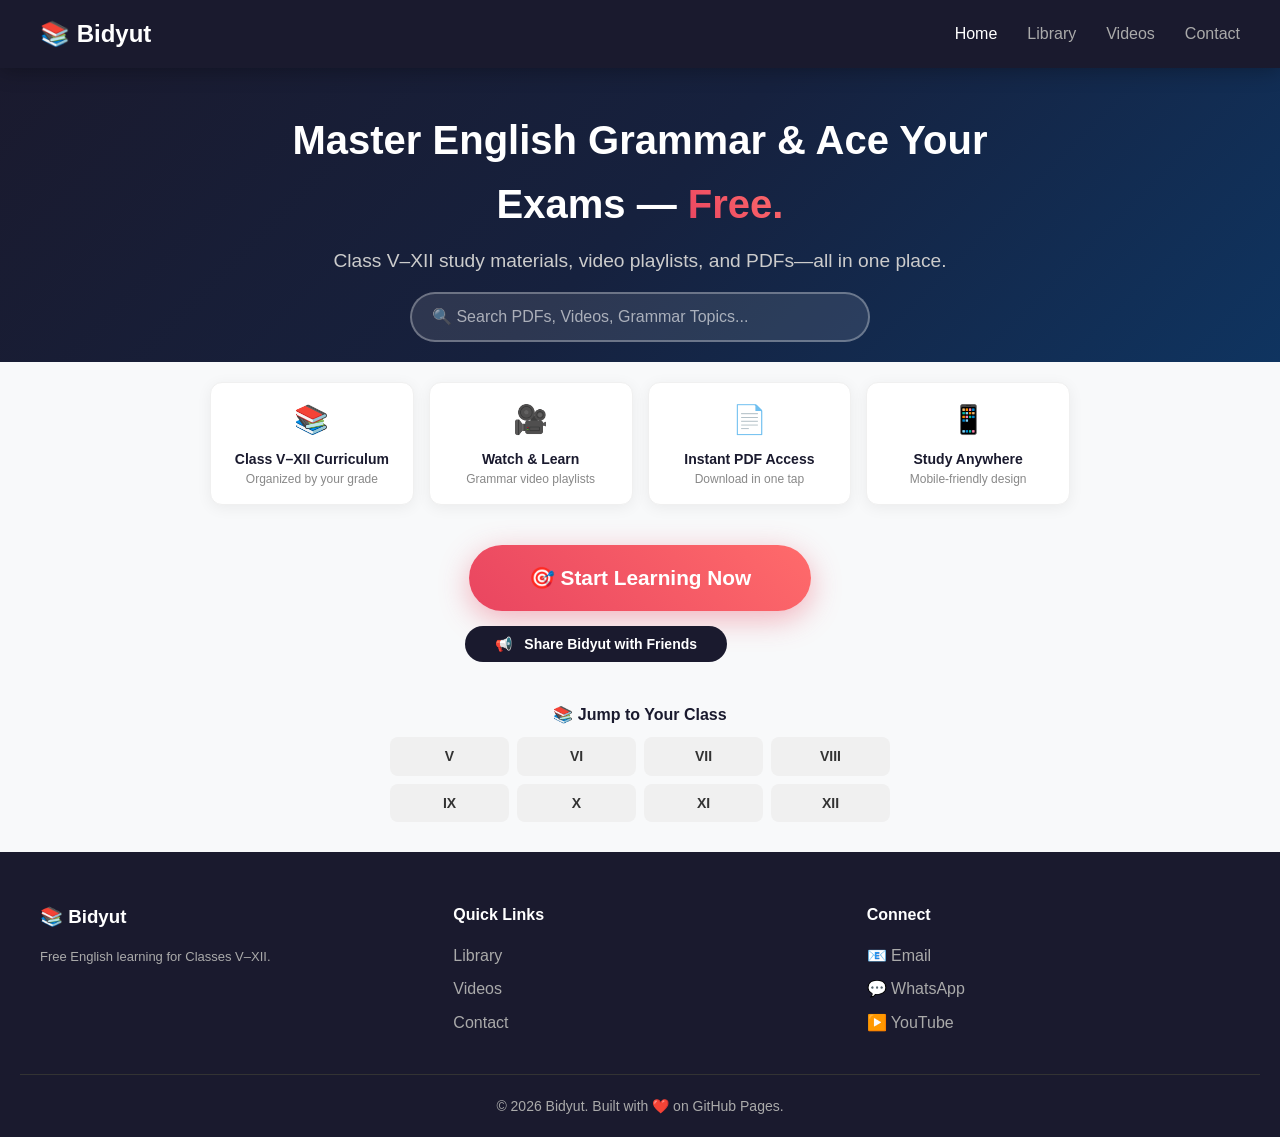
<file: index.html>
<!DOCTYPE html>
<html lang="en">
<head>
    <meta charset="UTF-8">
    <meta name="viewport" content="width=device-width, initial-scale=1.0">
    <title>Bidyut - Master English Grammar</title>
    
    <!-- ===== SEO META TAGS ===== -->
    <meta name="description" content="Free English learning platform for Classes V–XII. Master grammar, access PDFs, watch video tutorials, and ace your exams.">
    <meta name="keywords" content="English grammar, learn English, Class V-XII, PDF library, video tutorials, Bidyut">
    <meta name="author" content="pbwsantu-collab">
    <meta name="robots" content="index, follow">
    
    <!-- ===== OPEN GRAPH TAGS ===== -->
    <meta property="og:title" content="Bidyut - Master English Grammar">
    <meta property="og:description" content="Free English learning platform for Classes V–XII. Master grammar, access PDFs, watch video tutorials.">
    <meta property="og:type" content="website">
    <meta property="og:url" content="https://pbwsantu-collab.github.io/bidyut-/">
    <meta property="og:image" content="https://pbwsantu-collab.github.io/bidyut-/icons/icon-512x512.png">
    
    <!-- ===== TWITTER CARDS ===== -->
    <meta name="twitter:card" content="summary_large_image">
    <meta name="twitter:title" content="Bidyut - Master English Grammar">
    <meta name="twitter:description" content="Free English learning platform for Classes V–XII.">
    <meta name="twitter:image" content="https://pbwsantu-collab.github.io/bidyut-/icons/icon-512x512.png">
    
    <!-- ===== PWA META TAGS ===== -->
    <link rel="manifest" href="manifest.json">
    <meta name="theme-color" content="#e94560">
    <meta name="apple-mobile-web-app-capable" content="yes">
    <meta name="apple-mobile-web-app-status-bar-style" content="black-translucent">
    <link rel="apple-touch-icon" href="icons/icon-192x192.png">
    
    <!-- ===== CANONICAL URL ===== -->
    <link rel="canonical" href="https://pbwsantu-collab.github.io/bidyut-/">
    
    <!-- ===== STYLESHEETS ===== -->
    <link rel="stylesheet" href="style.css">
    <style>
        /* ===== COMPACT LAYOUT OVERRIDES ===== */
        .hero {
            padding: 40px 20px 20px;
            min-height: auto;
        }
        .hero-content {
            max-width: 700px;
        }
        .hero h1 {
            font-size: 2.5rem;
            margin-bottom: 10px;
        }
        
        /* ===== BENEFITS GRID ===== */
        .benefits-grid {
            display: grid;
            grid-template-columns: repeat(auto-fit, minmax(150px, 1fr));
            gap: 15px;
            max-width: 900px;
            margin: 20px auto;
            padding: 0 20px;
        }
        .benefit-item {
            background: #fff;
            padding: 15px 10px;
            border-radius: 12px;
            text-align: center;
            box-shadow: 0 3px 15px rgba(0,0,0,0.06);
            border: 1px solid #f0f0f0;
            transition: all 0.3s;
        }
        .benefit-item:hover {
            transform: translateY(-5px);
            box-shadow: 0 8px 25px rgba(0,0,0,0.1);
        }
        .benefit-item .icon { font-size: 28px; display: block; margin-bottom: 5px; }
        .benefit-item .label { font-size: 14px; font-weight: 600; color: #1a1a2e; }
        .benefit-item .desc { font-size: 12px; color: #888; margin: 0; }
        
        /* ===== CTA SECTION ===== */
        .cta-section {
            text-align: center;
            padding: 20px 20px 30px;
        }
        .btn-killer {
            display: inline-block;
            padding: 16px 60px;
            font-size: 1.3rem;
            font-weight: 700;
            color: #fff;
            background: linear-gradient(45deg, #e94560, #ff6b6b);
            border: none;
            border-radius: 50px;
            text-decoration: none;
            box-shadow: 0 8px 30px rgba(233, 69, 96, 0.4);
            transition: transform 0.2s, box-shadow 0.2s;
        }
        .btn-killer:hover {
            transform: scale(1.05);
            box-shadow: 0 12px 40px rgba(233, 69, 96, 0.6);
        }
        
        /* ===== BLINKING SHARE LINK ===== */
        .share-container {
            margin-top: 15px;
            text-align: center;
        }
        .share-link {
            display: inline-block;
            padding: 10px 30px;
            background: #1a1a2e;
            color: #fff;
            border-radius: 50px;
            text-decoration: none;
            font-size: 14px;
            font-weight: 600;
            cursor: pointer;
            border: none;
            transition: background 0.3s;
            animation: blinkPulse 2s infinite;
        }
        .share-link:hover {
            background: #0f3460;
        }
        .share-link .icon { margin-right: 8px; }
        .share-feedback {
            display: inline-block;
            margin-left: 10px;
            font-size: 14px;
            color: #25D366;
            font-weight: 600;
            opacity: 0;
            transition: opacity 0.3s;
        }
        .share-feedback.show { opacity: 1; }
        
        @keyframes blinkPulse {
            0% { opacity: 1; transform: scale(1); }
            50% { opacity: 0.7; transform: scale(1.02); box-shadow: 0 0 20px rgba(233, 69, 96, 0.3); }
            100% { opacity: 1; transform: scale(1); }
        }
        
        /* ===== SEARCH CONTAINER ===== */
        #globalSearchContainer {
            position: relative;
            max-width: 500px;
            margin: 15px auto 0;
            padding: 0 20px;
        }
        #globalSearchInput {
            width: 100%;
            padding: 14px 20px;
            border: 2px solid rgba(255,255,255,0.3);
            border-radius: 50px;
            font-size: 16px;
            transition: all 0.3s;
            background: rgba(255,255,255,0.1);
            color: #fff;
            box-sizing: border-box;
        }
        #globalSearchInput::placeholder {
            color: rgba(255,255,255,0.6);
        }
        #globalSearchInput:focus {
            border-color: #e94560;
            outline: none;
            background: rgba(255,255,255,0.2);
        }
        #searchResults {
            position: absolute;
            top: 70px;
            left: 20px;
            right: 20px;
            background: #fff;
            border-radius: 12px;
            box-shadow: 0 10px 40px rgba(0,0,0,0.15);
            max-height: 400px;
            overflow-y: auto;
            display: none;
            z-index: 9999;
        }
        #searchResults a {
            display: block;
            padding: 12px 20px;
            text-decoration: none;
            color: #333;
            border-bottom: 1px solid #f0f0f0;
            transition: background 0.2s;
        }
        #searchResults a:hover {
            background: #f8f9fa;
        }
        #searchResults .result-type {
            background: #e94560;
            color: #fff;
            padding: 2px 12px;
            border-radius: 50px;
            font-size: 11px;
            font-weight: bold;
        }
        .result-highlight {
            background: #ffeb3b;
            font-weight: bold;
        }
        
        /* ===== CLASS GRID ===== */
        .class-grid-compact {
            display: grid;
            grid-template-columns: repeat(4, 1fr);
            gap: 8px;
            max-width: 500px;
            margin: 0 auto;
        }
        .class-grid-compact a {
            background: #f0f0f0;
            padding: 8px;
            border-radius: 8px;
            text-align: center;
            text-decoration: none;
            color: #333;
            font-size: 14px;
            font-weight: bold;
            transition: all 0.3s;
        }
        .class-grid-compact a:hover {
            background: #e94560;
            color: #fff;
            transform: scale(1.05);
        }
        
        /* ===== RESPONSIVE ===== */
        @media (max-width: 480px) {
            .hero h1 { font-size: 26px; }
            .btn-killer { padding: 14px 40px; font-size: 1.1rem; }
            .benefits-grid { grid-template-columns: repeat(2, 1fr); gap: 10px; }
            .class-grid-compact { grid-template-columns: repeat(4, 1fr); }
            #globalSearchContainer { padding: 0 10px; }
            #searchResults { left: 10px; right: 10px; }
        }
        @media (max-width: 360px) {
            .class-grid-compact { grid-template-columns: repeat(3, 1fr); }
        }
    </style>
</head>
<body>

<!-- ===== NAVIGATION ===== -->
<nav class="navbar">
    <div class="nav-container">
        <a href="index.html" class="nav-logo">📚 Bidyut</a>
        <ul class="nav-menu">
            <li><a href="index.html" class="active">Home</a></li>
            <li><a href="library.html">Library</a></li>
            <li><a href="videos.html">Videos</a></li>
            <li><a href="contact.html">Contact</a></li>
        </ul>
        <button class="nav-toggle" onclick="toggleMenu()">☰</button>
    </div>
</nav>

<!-- ===== KILLER HERO ===== -->
<section class="hero">
    <div class="hero-content">
        <h1>Master English Grammar & Ace Your Exams — <span>Free.</span></h1>
        <p style="font-size: 1.2rem; color: #ccc; margin-bottom: 10px;">
            Class V–XII study materials, video playlists, and PDFs—all in one place.
        </p>
        
        <!-- ===== GLOBAL SEARCH ===== -->
        <div id="globalSearchContainer">
            <input type="text" id="globalSearchInput" placeholder="🔍 Search PDFs, Videos, Grammar Topics...">
            <div id="searchResults"></div>
        </div>
    </div>
</section>

<!-- ===== BULLET POINTS OF VALUE ===== -->
<div class="benefits-grid">
    <div class="benefit-item">
        <span class="icon">📚</span>
        <div class="label">Class V–XII Curriculum</div>
        <p class="desc">Organized by your grade</p>
    </div>
    <div class="benefit-item">
        <span class="icon">🎥</span>
        <div class="label">Watch & Learn</div>
        <p class="desc">Grammar video playlists</p>
    </div>
    <div class="benefit-item">
        <span class="icon">📄</span>
        <div class="label">Instant PDF Access</div>
        <p class="desc">Download in one tap</p>
    </div>
    <div class="benefit-item">
        <span class="icon">📱</span>
        <div class="label">Study Anywhere</div>
        <p class="desc">Mobile-friendly design</p>
    </div>
</div>

<!-- ===== ONE OBVIOUS BUTTON ===== -->
<div class="cta-section">
    <a href="library.html" class="btn-killer">🎯 Start Learning Now</a>
    
    <!-- ===== BLINKING SHARE LINK ===== -->
    <div class="share-container">
        <button class="share-link" onclick="copyShareLink()">
            <span class="icon">📢</span> Share Bidyut with Friends
        </button>
        <span class="share-feedback" id="shareFeedback">✅ Copied!</span>
    </div>
</div>

<!-- ===== COMPACT CLASS GRID ===== -->
<section style="max-width: 700px; margin: 0 auto; padding: 10px 20px 30px;">
    <p style="text-align:center; font-weight:600; color:#1a1a2e; margin-bottom:10px;">📚 Jump to Your Class</p>
    <div class="class-grid-compact">
        <a href="library.html?class=5">V</a>
        <a href="library.html?class=6">VI</a>
        <a href="library.html?class=7">VII</a>
        <a href="library.html?class=8">VIII</a>
        <a href="library.html?class=9">IX</a>
        <a href="library.html?class=10">X</a>
        <a href="library.html?class=11">XI</a>
        <a href="library.html?class=12">XII</a>
    </div>
</section>

<!-- ===== FOOTER ===== -->
<footer class="footer">
    <div class="footer-content">
        <div class="footer-section">
            <h3>📚 Bidyut</h3>
            <p style="font-size:13px;">Free English learning for Classes V–XII.</p>
        </div>
        <div class="footer-section">
            <h4>Quick Links</h4>
            <a href="library.html">Library</a>
            <a href="videos.html">Videos</a>
            <a href="contact.html">Contact</a>
        </div>
        <div class="footer-section">
            <h4>Connect</h4>
            <a href="mailto:pbswantu@gmail.com">📧 Email</a>
            <a href="https://wa.me/918926413296" target="_blank">💬 WhatsApp</a>
            <a href="https://www.youtube.com/@LearnEngwithBidyut" target="_blank">▶️ YouTube</a>
        </div>
    </div>
    <div class="footer-bottom">
        <p>&copy; 2026 Bidyut. Built with ❤️ on GitHub Pages.</p>
    </div>
</footer>

<!-- ===== BACK TO TOP BUTTON ===== -->
<button id="backToTop" onclick="scrollToTop()" title="Back to Top">↑</button>

<!-- ===== LOADING SPINNER ===== -->
<div id="loadingSpinner">
    <div class="spinner"></div>
</div>

<!-- ============================================= -->
<!-- ===== SCRIPTS ===== -->
<!-- ============================================= -->

<!-- ===== MAIN JAVASCRIPT ===== -->
<script>
// =============================================
// 1. MOBILE MENU TOGGLE
// =============================================
function toggleMenu() {
    const menu = document.querySelector('.nav-menu');
    menu.classList.toggle('open');
}

// Close menu when a link is clicked
document.querySelectorAll('.nav-menu a').forEach(link => {
    link.addEventListener('click', () => {
        document.querySelector('.nav-menu').classList.remove('open');
    });
});

// =============================================
// 2. SHARE LINK FUNCTION
// =============================================
function copyShareLink() {
    const url = window.location.href;
    navigator.clipboard.writeText(url).then(() => {
        const feedback = document.getElementById('shareFeedback');
        feedback.classList.add('show');
        setTimeout(() => {
            feedback.classList.remove('show');
        }, 3000);
    }).catch(() => {
        // Fallback for older browsers
        const input = document.createElement('input');
        input.value = url;
        document.body.appendChild(input);
        input.select();
        document.execCommand('copy');
        document.body.removeChild(input);
        const feedback = document.getElementById('shareFeedback');
        feedback.classList.add('show');
        setTimeout(() => {
            feedback.classList.remove('show');
        }, 3000);
    });
}

// =============================================
// 3. BACK TO TOP
// =============================================
function scrollToTop() {
    window.scrollTo({ top: 0, behavior: 'smooth' });
}

// Show/hide back to top button
window.addEventListener('scroll', () => {
    const btn = document.getElementById('backToTop');
    if (window.scrollY > 300) {
        btn.style.display = 'block';
    } else {
        btn.style.display = 'none';
    }
});

// =============================================
// 4. GLOBAL SEARCH SYSTEM
// =============================================
const searchData = {
    pdfs: [
        { title: 'Number System', class: 'V', subject: 'Mathematics', chapter: 'Chapter 1', type: 'PDF', link: 'library.html?search=Number' },
        { title: 'Plant Kingdom', class: 'V', subject: 'Science', chapter: 'Chapter 1', type: 'PDF', link: 'library.html?search=Plant' },
        { title: 'Fractions & Decimals', class: 'VI', subject: 'Mathematics', chapter: 'Chapter 2', type: 'PDF', link: 'library.html?search=Fraction' },
        { title: 'Parts of Speech', class: 'VI', subject: 'English', chapter: 'Chapter 1', type: 'PDF', link: 'library.html?search=Speech' },
        { title: 'Heat & Temperature', class: 'VII', subject: 'Science', chapter: 'Chapter 3', type: 'PDF', link: 'library.html?search=Heat' },
        { title: 'Ancient Civilizations', class: 'VII', subject: 'Social Studies', chapter: 'Chapter 1', type: 'PDF', link: 'library.html?search=Ancient' },
        { title: 'Algebraic Expressions', class: 'VIII', subject: 'Mathematics', chapter: 'Chapter 4', type: 'PDF', link: 'library.html?search=Algebra' },
        { title: 'Introduction to Computers', class: 'VIII', subject: 'Computer', chapter: 'Chapter 1', type: 'PDF', link: 'library.html?search=Computer' },
        { title: 'Laws of Motion', class: 'IX', subject: 'Science', chapter: 'Chapter 5', type: 'PDF', link: 'library.html?search=Motion' },
        { title: 'Coordinate Geometry', class: 'IX', subject: 'Mathematics', chapter: 'Chapter 6', type: 'PDF', link: 'library.html?search=Geometry' },
        { title: 'Electricity & Circuits', class: 'X', subject: 'Science', chapter: 'Chapter 7', type: 'PDF', link: 'library.html?search=Electricity' },
        { title: 'Essay Writing Skills', class: 'X', subject: 'English', chapter: 'Chapter 3', type: 'PDF', link: 'library.html?search=Essay' },
        { title: 'Limits & Derivatives', class: 'XI', subject: 'Mathematics', chapter: 'Chapter 8', type: 'PDF', link: 'library.html?search=Limits' },
        { title: 'Chemical Bonding', class: 'XI', subject: 'Science', chapter: 'Chapter 9', type: 'PDF', link: 'library.html?search=Chemical' },
        { title: 'Integral Calculus', class: 'XII', subject: 'Mathematics', chapter: 'Chapter 10', type: 'PDF', link: 'library.html?search=Calculus' },
        { title: 'Wave Optics', class: 'XII', subject: 'Science', chapter: 'Chapter 11', type: 'PDF', link: 'library.html?search=Wave' }
    ],
    videos: [
        { title: 'Master Prepositions', class: 'V–XII', subject: 'Grammar', type: 'Video', link: 'videos.html#prepositions' },
        { title: 'Transformation of Sentences', class: 'V–XII', subject: 'Grammar', type: 'Video', link: 'videos.html#transformation' }
    ],
    grammar: [
        { title: 'Prepositions', class: 'V–XII', subject: 'Grammar', type: 'Topic', link: 'videos.html#prepositions' },
        { title: 'Transformation of Sentences', class: 'V–XII', subject: 'Grammar', type: 'Topic', link: 'videos.html#transformation' }
    ]
};

// ===== PERFORM SEARCH =====
function performSearch(query) {
    if (!query || query.length < 2) return [];
    
    const q = query.toLowerCase().trim();
    const results = [];
    
    // Search PDFs
    searchData.pdfs.forEach(item => {
        const text = `${item.title} ${item.class} ${item.subject} ${item.chapter}`.toLowerCase();
        if (text.includes(q)) {
            results.push({ ...item, score: text.indexOf(q) });
        }
    });
    
    // Search Videos
    searchData.videos.forEach(item => {
        const text = `${item.title} ${item.class} ${item.subject}`.toLowerCase();
        if (text.includes(q)) {
            results.push({ ...item, score: text.indexOf(q) });
        }
    });
    
    // Search Grammar Topics
    searchData.grammar.forEach(item => {
        const text = `${item.title} ${item.class} ${item.subject}`.toLowerCase();
        if (text.includes(q)) {
            results.push({ ...item, score: text.indexOf(q) });
        }
    });
    
    // Sort by score (closer match = higher priority)
    results.sort((a, b) => a.score - b.score);
    return results;
}

// ===== RENDER SEARCH RESULTS =====
function renderResults(results, query) {
    const container = document.getElementById('searchResults');
    
    if (results.length === 0) {
        container.innerHTML = `
            <div style="padding:20px; text-align:center; color:#888;">
                📭 No results found for "<strong>${query}</strong>"
            </div>
        `;
        container.style.display = 'block';
        return;
    }
    
    let html = '';
    const typeColors = {
        'PDF': '#e94560',
        'Video': '#ff6b6b',
        'Topic': '#0f3460'
    };
    
    results.forEach(r => {
        const typeColor = typeColors[r.type] || '#666';
        const highlight = r.title.replace(new RegExp(query, 'gi'), match => 
            `<span class="result-highlight">${match}</span>`
        );
        html += `
            <a href="${r.link}">
                <div style="display:flex; justify-content:space-between; align-items:center;">
                    <div>
                        <span style="font-weight:bold;">${highlight}</span>
                        <div style="font-size:12px; color:#888; margin-top:2px;">
                            ${r.subject} • Class ${r.class} ${r.chapter ? '• '+r.chapter : ''}
                        </div>
                    </div>
                    <span class="result-type" style="background:${typeColor};">${r.type}</span>
                </div>
            </a>
        `;
    });
    
    container.innerHTML = html;
    container.style.display = 'block';
}

// ===== SEARCH INPUT HANDLER =====
document.addEventListener('DOMContentLoaded', function() {
    const input = document.getElementById('globalSearchInput');
    const resultsContainer = document.getElementById('searchResults');
    
    if (input) {
        input.addEventListener('input', function() {
            const query = this.value.trim();
            if (query.length < 2) {
                resultsContainer.style.display = 'none';
                return;
            }
            const results = performSearch(query);
            renderResults(results, query);
        });
        
        // Keyboard navigation
        input.addEventListener('keydown', function(e) {
            if (e.key === 'Escape') {
                resultsContainer.style.display = 'none';
                this.blur();
            }
        });
        
        // Close on click outside
        document.addEventListener('click', function(e) {
            if (!e.target.closest('#globalSearchContainer')) {
                resultsContainer.style.display = 'none';
            }
        });
    }
});

// =============================================
// 5. SCROLL ANIMATIONS
// =============================================
const observer = new IntersectionObserver((entries) => {
    entries.forEach(entry => {
        if (entry.isIntersecting) {
            entry.target.classList.add('fade-in');
        }
    });
}, { threshold: 0.1 });

document.querySelectorAll('.benefit-item, .class-grid-compact a').forEach(el => {
    observer.observe(el);
});

// =============================================
// 6. LOADING SPINNER
// =============================================
function showLoading() {
    document.getElementById('loadingSpinner').style.display = 'flex';
}

function hideLoading() {
    document.getElementById('loadingSpinner').style.display = 'none';
}

// Show spinner on navigation
document.querySelectorAll('a').forEach(link => {
    link.addEventListener('click', function(e) {
        if (this.href && !this.href.startsWith('#') && !this.href.startsWith('javascript:')) {
            if (!this.target || this.target === '_self') {
                showLoading();
            }
        }
    });
});

// Hide spinner when page loads
window.addEventListener('load', hideLoading);

// =============================================
// 7. SERVICE WORKER REGISTRATION
// =============================================
if ('serviceWorker' in navigator) {
    window.addEventListener('load', function() {
        navigator.serviceWorker.register('sw.js')
            .then(function(registration) {
                console.log('📚 Bidyut: Service Worker registered!');
            })
            .catch(function(error) {
                console.log('📚 Bidyut: Service Worker registration failed:', error);
            });
    });
}

console.log('📚 Bidyut: Website loaded successfully!');
</script>

</body>
</html>
</file>
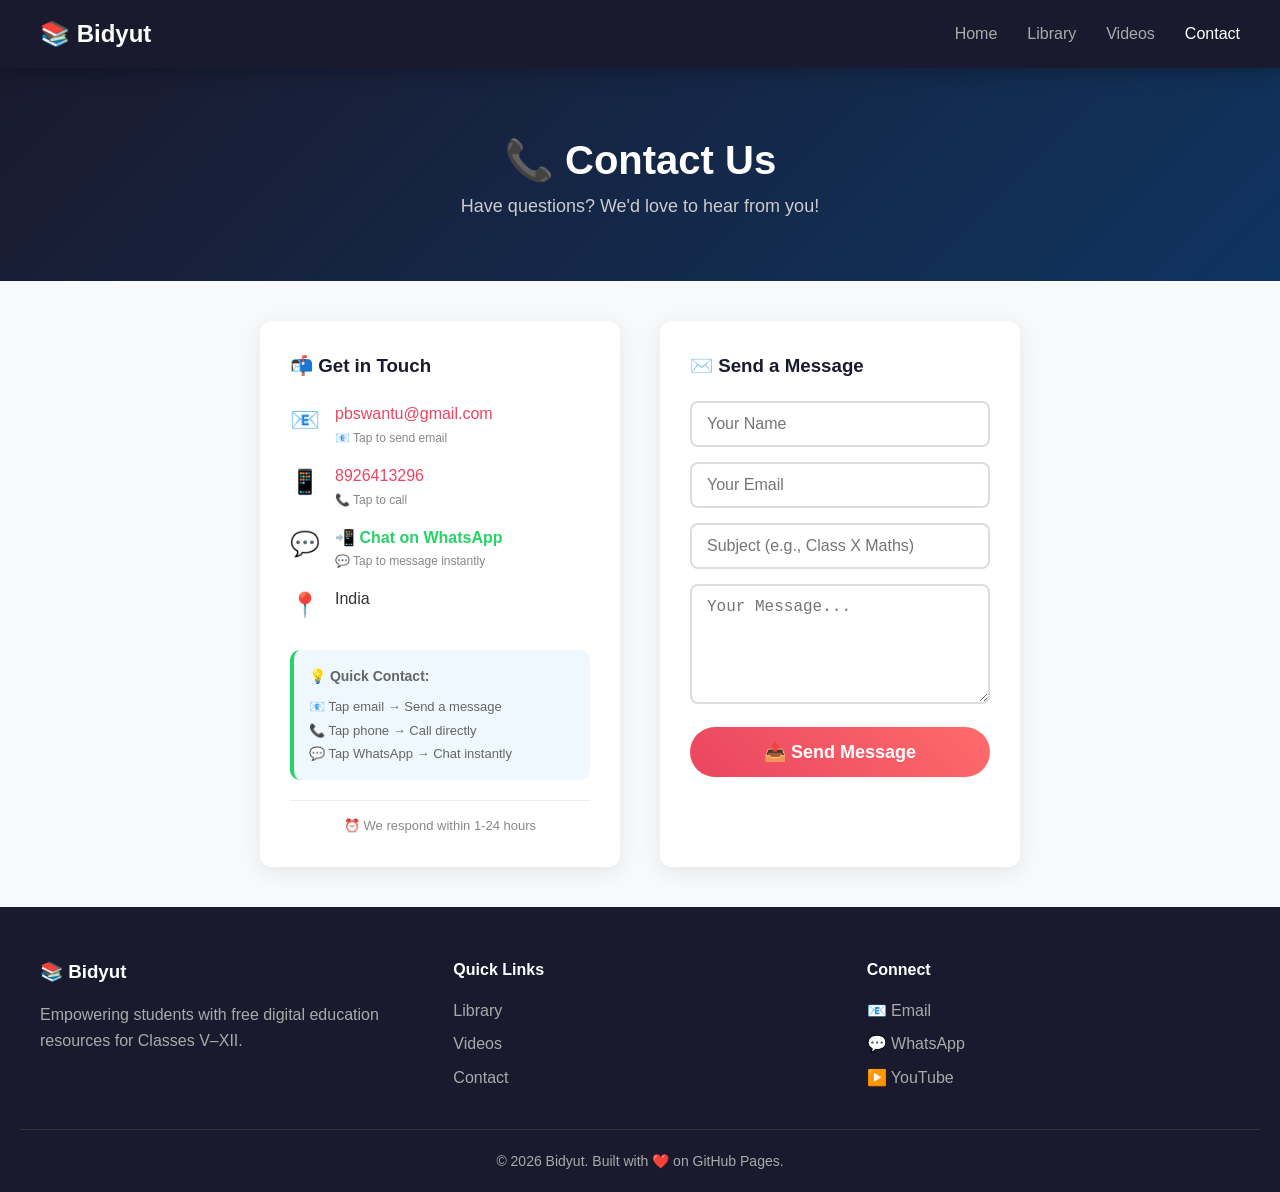
<file: contact.html>
<!DOCTYPE html>
<html lang="en">
<head>
    <meta charset="UTF-8">
    <meta name="viewport" content="width=device-width, initial-scale=1.0">
    <title>Contact - Bidyut</title>
    <link rel="stylesheet" href="style.css">
    <style>
        .contact-hero {
            background: linear-gradient(135deg, #1a1a2e, #0f3460);
            color: #fff;
            padding: 60px 20px;
            text-align: center;
        }
        .contact-hero h1 { font-size: 40px; }
        .contact-hero p { color: #ccc; font-size: 18px; }

        .contact-container {
            max-width: 800px;
            margin: 40px auto;
            padding: 0 20px;
            display: grid;
            grid-template-columns: 1fr 1fr;
            gap: 40px;
        }

        .contact-info {
            background: #fff;
            padding: 30px;
            border-radius: 12px;
            box-shadow: 0 5px 20px rgba(0,0,0,0.08);
        }

        .contact-info h3 {
            color: #1a1a2e;
            margin-bottom: 20px;
        }

        .contact-info .info-item {
            display: flex;
            align-items: flex-start;
            gap: 15px;
            margin-bottom: 15px;
        }

        .contact-info .info-item .icon {
            font-size: 24px;
            min-width: 30px;
        }
        .contact-info .info-item .text { 
            color: #333;
            flex: 1;
        }

        .contact-form {
            background: #fff;
            padding: 30px;
            border-radius: 12px;
            box-shadow: 0 5px 20px rgba(0,0,0,0.08);
        }

        .contact-form h3 {
            color: #1a1a2e;
            margin-bottom: 20px;
        }

        .contact-form input,
        .contact-form textarea {
            width: 100%;
            padding: 12px 15px;
            margin-bottom: 15px;
            border: 2px solid #ddd;
            border-radius: 8px;
            font-size: 16px;
            transition: border-color 0.3s;
            box-sizing: border-box;
        }

        .contact-form input:focus,
        .contact-form textarea:focus {
            border-color: #e94560;
            outline: none;
        }

        .contact-form textarea {
            height: 120px;
            resize: vertical;
        }

        .contact-form button {
            width: 100%;
            padding: 14px;
            background: linear-gradient(45deg, #e94560, #ff6b6b);
            color: #fff;
            border: none;
            border-radius: 50px;
            font-size: 18px;
            font-weight: bold;
            cursor: pointer;
            transition: all 0.3s;
        }

        .contact-form button:hover {
            transform: scale(1.02);
            box-shadow: 0 5px 20px rgba(233, 69, 96, 0.3);
        }

        @media (max-width: 768px) {
            .contact-container {
                grid-template-columns: 1fr;
                gap: 20px;
            }
            .contact-hero h1 { font-size: 28px; }
        }
    </style>
</head>
<body>

<!-- ===== NAVBAR ===== -->
<nav class="navbar">
    <div class="nav-container">
        <a href="index.html" class="nav-logo">📚 Bidyut</a>
        <ul class="nav-menu">
            <li><a href="index.html">Home</a></li>
            <li><a href="library.html">Library</a></li>
            <li><a href="videos.html">Videos</a></li>
            <li><a href="contact.html" class="active">Contact</a></li>
        </ul>
        <button class="nav-toggle" onclick="toggleMenu()">☰</button>
    </div>
</nav>

<!-- ===== CONTACT HERO ===== -->
<section class="contact-hero">
    <h1>📞 Contact Us</h1>
    <p>Have questions? We'd love to hear from you!</p>
</section>

<!-- ===== CONTACT SECTION ===== -->
<div class="contact-container">
    
    <!-- ===== CONTACT INFO (FULLY FUNCTIONAL) ===== -->
    <div class="contact-info">
        <h3>📬 Get in Touch</h3>
        
        <!-- ===== EMAIL (Functional) ===== -->
        <div class="info-item">
            <span class="icon">📧</span>
            <span class="text">
                <a href="mailto:pbswantu@gmail.com" 
                   style="color:#e94560; text-decoration:none; font-weight:500; font-size:16px;">
                    pbswantu@gmail.com
                </a>
                <span style="font-size:12px; color:#888; display:block; margin-top:2px;">
                    📧 Tap to send email
                </span>
            </span>
        </div>
        
        <!-- ===== PHONE (Functional) ===== -->
        <div class="info-item">
            <span class="icon">📱</span>
            <span class="text">
                <a href="tel:+918926413296" 
                   style="color:#e94560; text-decoration:none; font-weight:500; font-size:16px;">
                    8926413296
                </a>
                <span style="font-size:12px; color:#888; display:block; margin-top:2px;">
                    📞 Tap to call
                </span>
            </span>
        </div>
        
        <!-- ===== WHATSAPP (Functional) ===== -->
        <div class="info-item">
            <span class="icon">💬</span>
            <span class="text">
                <a href="https://wa.me/918926413296" target="_blank" 
                   style="color:#25D366; text-decoration:none; font-weight:bold; font-size:16px;">
                    📲 Chat on WhatsApp
                </a>
                <span style="font-size:12px; color:#888; display:block; margin-top:2px;">
                    💬 Tap to message instantly
                </span>
            </span>
        </div>
        
        <!-- ===== LOCATION ===== -->
        <div class="info-item">
            <span class="icon">📍</span>
            <span class="text" style="font-size:16px;">India</span>
        </div>
        
        <!-- ===== QUICK RESPONSE TIP ===== -->
        <div style="margin-top:25px; padding:15px; background:#f0f8ff; border-radius:10px; border-left:4px solid #25D366;">
            <p style="margin:0 0 8px 0; color:#666; font-size:14px; font-weight:bold;">
                💡 Quick Contact:
            </p>
            <p style="margin:0; color:#666; font-size:13px; line-height:1.8;">
                📧 Tap email → Send a message<br>
                📞 Tap phone → Call directly<br>
                💬 Tap WhatsApp → Chat instantly
            </p>
        </div>
        
        <!-- ===== RESPONSE TIME ===== -->
        <p style="margin-top:20px; color:#888; font-size:13px; text-align:center; border-top:1px solid #eee; padding-top:15px;">
            ⏰ We respond within 1-24 hours
        </p>
    </div>

    <!-- ===== CONTACT FORM ===== -->
    <div class="contact-form">
        <h3>✉️ Send a Message</h3>
        <form id="contactForm" onsubmit="submitForm(event)">
            <input type="text" placeholder="Your Name" required>
            <input type="email" placeholder="Your Email" required>
            <input type="text" placeholder="Subject (e.g., Class X Maths)">
            <textarea placeholder="Your Message..." required></textarea>
            <button type="submit">📤 Send Message</button>
        </form>
        <div id="formResponse" style="text-align:center; margin-top:15px; color:#e94560; display:none;">
            ✅ Message sent! We'll get back to you soon.
        </div>
    </div>
</div>

<script>
function submitForm(e) {
    e.preventDefault();
    document.getElementById('formResponse').style.display = 'block';
    document.getElementById('contactForm').reset();
    setTimeout(() => {
        document.getElementById('formResponse').style.display = 'none';
    }, 5000);
}

function toggleMenu() {
    document.querySelector('.nav-menu').classList.toggle('open');
}
</script>

<!-- ===== FOOTER ===== -->
<footer class="footer">
    <div class="footer-content">
        <div class="footer-section">
            <h3>📚 Bidyut</h3>
            <p>Empowering students with free digital education resources for Classes V–XII.</p>
        </div>
        <div class="footer-section">
            <h4>Quick Links</h4>
            <a href="library.html">Library</a>
            <a href="videos.html">Videos</a>
            <a href="contact.html">Contact</a>
        </div>
        <div class="footer-section">
            <h4>Connect</h4>
            <a href="mailto:pbswantu@gmail.com">📧 Email</a>
            <a href="https://wa.me/918926413296" target="_blank">💬 WhatsApp</a>
            <a href="https://youtube.com/playlist?list=PLuwU5PKxbLJrsdSoRtqaa864sbwbZUMFp" target="_blank">▶️ YouTube</a>
        </div>
    </div>
    <div class="footer-bottom">
        <p>&copy; 2026 Bidyut. Built with ❤️ on GitHub Pages.</p>
    </div>
</footer>

</body>
</html>
</file>
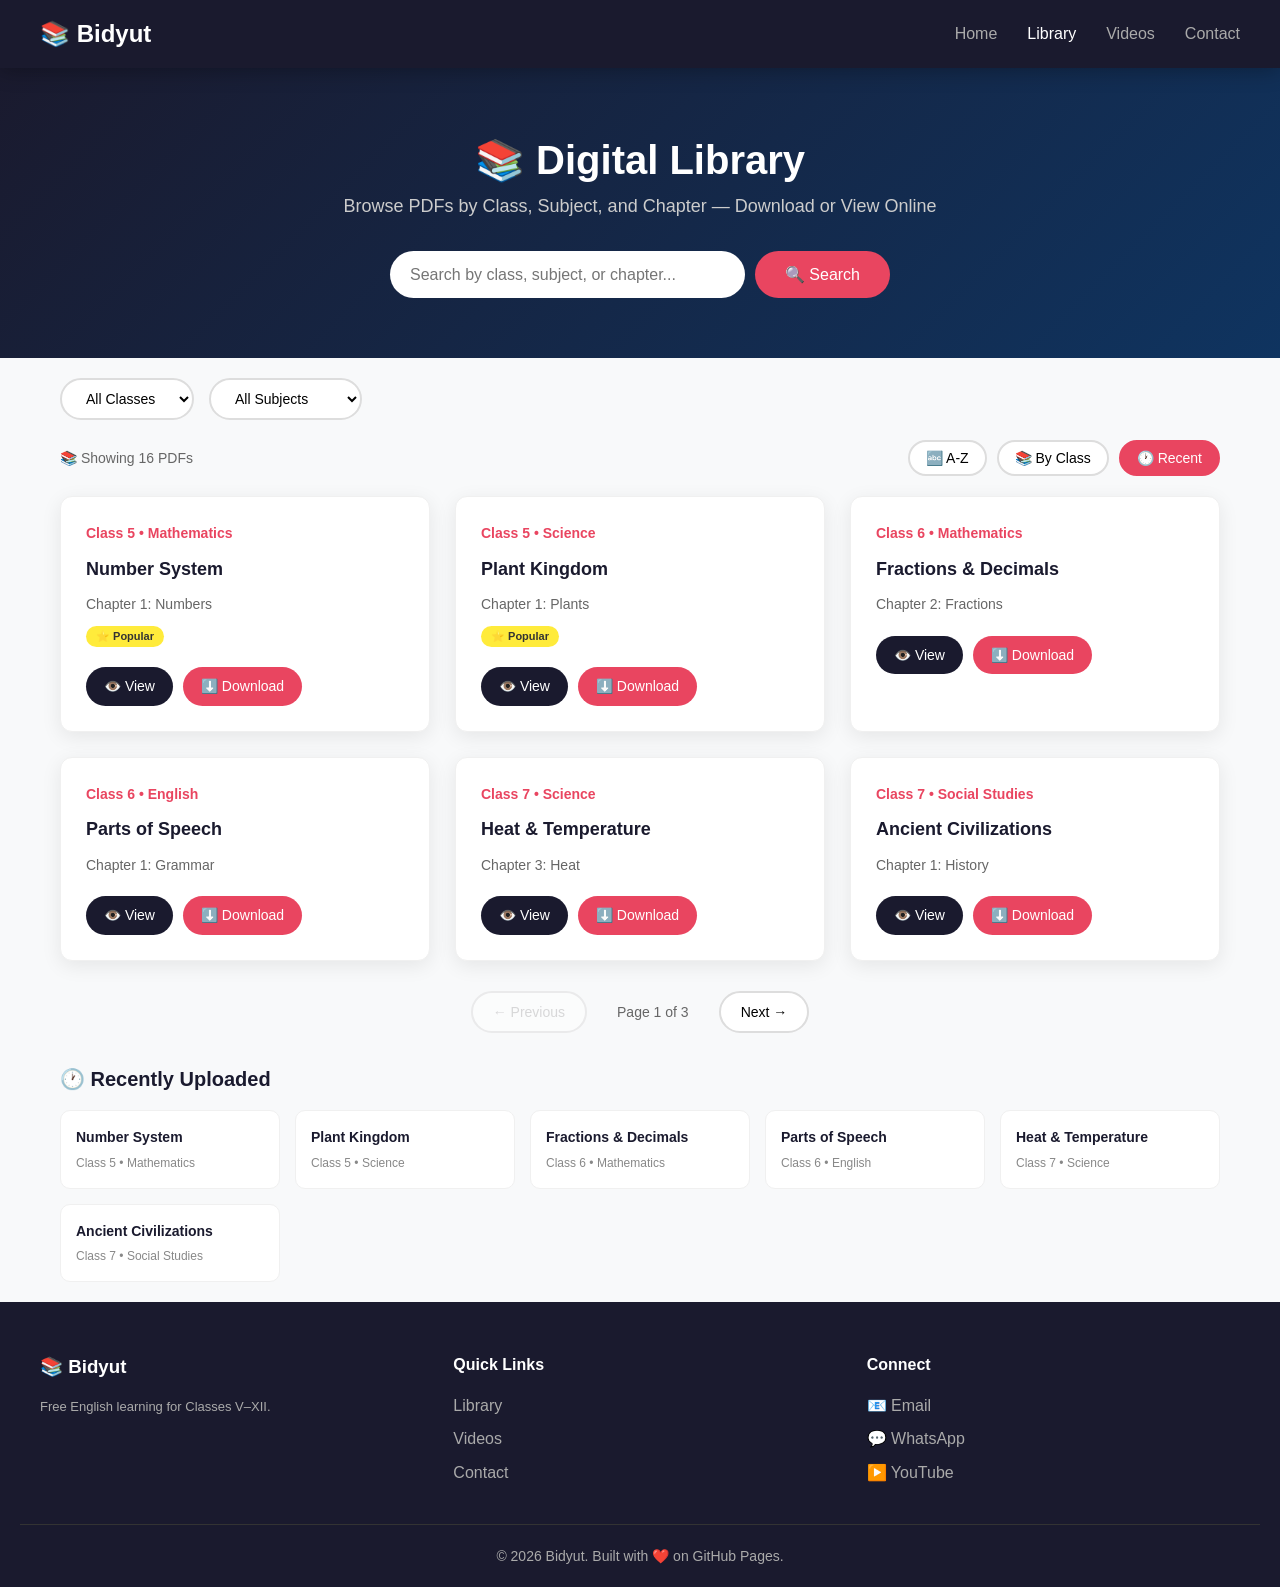
<file: library.html>
<!DOCTYPE html>
<html lang="en">
<head>
    <meta charset="UTF-8">
    <meta name="viewport" content="width=device-width, initial-scale=1.0">
    <title>Digital Library - Bidyut</title>
    
    <!-- ===== SEO META TAGS ===== -->
    <meta name="description" content="Access free PDF study materials for Classes V–XII. Browse by class, subject, and chapter. Download or view online.">
    <meta name="keywords" content="PDF library, study materials, Class V-XII, free PDFs, educational resources">
    <meta name="author" content="pbwsantu-collab">
    <meta name="robots" content="index, follow">
    
    <!-- ===== OPEN GRAPH TAGS ===== -->
    <meta property="og:title" content="Digital Library - Bidyut">
    <meta property="og:description" content="Free PDF study materials for Classes V–XII. Browse, download, and view online.">
    <meta property="og:type" content="website">
    <meta property="og:url" content="https://pbwsantu-collab.github.io/bidyut-/library.html">
    
    <!-- ===== PWA META TAGS ===== -->
    <link rel="manifest" href="manifest.json">
    <meta name="theme-color" content="#e94560">
    <meta name="apple-mobile-web-app-capable" content="yes">
    <meta name="apple-mobile-web-app-status-bar-style" content="black-translucent">
    <link rel="apple-touch-icon" href="icons/icon-192x192.png">
    
    <!-- ===== CANONICAL URL ===== -->
    <link rel="canonical" href="https://pbwsantu-collab.github.io/bidyut-/library.html">
    
    <!-- ===== STYLESHEETS ===== -->
    <link rel="stylesheet" href="style.css">
    <style>
        /* ===== LIBRARY SPECIFIC STYLES ===== */
        .library-hero {
            background: linear-gradient(135deg, #1a1a2e, #0f3460);
            color: #fff;
            padding: 60px 20px;
            text-align: center;
        }
        .library-hero h1 { font-size: 40px; }
        .library-hero p { color: #ccc; font-size: 18px; }
        
        .search-box {
            max-width: 500px;
            margin: 30px auto 0;
            display: flex;
            gap: 10px;
        }
        .search-box input {
            flex: 1;
            padding: 14px 20px;
            border: none;
            border-radius: 50px;
            font-size: 16px;
        }
        .search-box button {
            padding: 14px 30px;
            background: #e94560;
            color: #fff;
            border: none;
            border-radius: 50px;
            font-size: 16px;
            cursor: pointer;
            transition: all 0.3s;
        }
        .search-box button:hover {
            transform: scale(1.05);
            box-shadow: 0 5px 20px rgba(233, 69, 96, 0.4);
        }
        
        .filter-bar {
            max-width: 1200px;
            margin: 20px auto;
            padding: 0 20px;
            display: flex;
            gap: 15px;
            flex-wrap: wrap;
        }
        .filter-bar select {
            padding: 10px 20px;
            border: 2px solid #ddd;
            border-radius: 50px;
            font-size: 14px;
            background: #fff;
            cursor: pointer;
            transition: border-color 0.3s;
        }
        .filter-bar select:focus {
            border-color: #e94560;
            outline: none;
        }
        
        .library-controls {
            max-width: 1200px;
            margin: 20px auto;
            padding: 0 20px;
            display: flex;
            justify-content: space-between;
            align-items: center;
            flex-wrap: wrap;
            gap: 15px;
        }
        .library-controls .result-count {
            color: #666;
            font-size: 14px;
        }
        .library-controls .sort-buttons {
            display: flex;
            gap: 10px;
        }
        .library-controls .sort-buttons button {
            padding: 8px 16px;
            border: 2px solid #ddd;
            border-radius: 50px;
            background: #fff;
            cursor: pointer;
            transition: all 0.3s;
            font-size: 14px;
        }
        .library-controls .sort-buttons button:hover {
            border-color: #e94560;
            color: #e94560;
        }
        .library-controls .sort-buttons button.active {
            border-color: #e94560;
            background: #e94560;
            color: #fff;
        }
        
        .pdf-grid {
            max-width: 1200px;
            margin: 20px auto;
            padding: 0 20px;
            display: grid;
            grid-template-columns: repeat(auto-fill, minmax(280px, 1fr));
            gap: 25px;
        }
        
        .pdf-card {
            background: #fff;
            border-radius: 12px;
            padding: 25px;
            box-shadow: 0 5px 20px rgba(0,0,0,0.08);
            transition: all 0.3s;
            border: 1px solid #f0f0f0;
        }
        .pdf-card:hover {
            transform: translateY(-5px);
            box-shadow: 0 10px 30px rgba(0,0,0,0.15);
        }
        .pdf-card .subject {
            color: #e94560;
            font-weight: bold;
            font-size: 14px;
        }
        .pdf-card h3 {
            margin: 10px 0;
            color: #1a1a2e;
            font-size: 18px;
        }
        .pdf-card .chapter {
            color: #666;
            font-size: 14px;
        }
        .pdf-card .actions {
            margin-top: 20px;
            display: flex;
            gap: 10px;
            flex-wrap: wrap;
        }
        .pdf-card .actions a {
            padding: 8px 18px;
            border-radius: 50px;
            font-size: 14px;
            text-decoration: none;
            transition: all 0.3s;
            font-weight: 500;
        }
        .pdf-card .actions .view-btn {
            background: #1a1a2e;
            color: #fff;
        }
        .pdf-card .actions .view-btn:hover {
            background: #0f3460;
            transform: scale(1.05);
        }
        .pdf-card .actions .download-btn {
            background: #e94560;
            color: #fff;
        }
        .pdf-card .actions .download-btn:hover {
            transform: scale(1.05);
            box-shadow: 0 5px 15px rgba(233, 69, 96, 0.3);
        }
        .pdf-card .badge {
            display: inline-block;
            padding: 2px 10px;
            border-radius: 50px;
            font-size: 11px;
            font-weight: bold;
            background: #f0f0f0;
            color: #666;
            margin-top: 10px;
        }
        .pdf-card .badge.popular {
            background: #ffeb3b;
            color: #333;
        }
        .pdf-card .badge.new {
            background: #4caf50;
            color: #fff;
        }
        
        .pagination {
            max-width: 1200px;
            margin: 30px auto;
            padding: 0 20px;
            display: flex;
            justify-content: center;
            gap: 10px;
            flex-wrap: wrap;
        }
        .pagination button {
            padding: 10px 20px;
            border: 2px solid #ddd;
            border-radius: 50px;
            background: #fff;
            cursor: pointer;
            transition: all 0.3s;
            font-size: 14px;
        }
        .pagination button:hover:not(:disabled) {
            border-color: #e94560;
            color: #e94560;
        }
        .pagination button:disabled {
            opacity: 0.5;
            cursor: not-allowed;
        }
        .pagination button.active {
            background: #e94560;
            color: #fff;
            border-color: #e94560;
        }
        .pagination .page-info {
            padding: 10px 20px;
            color: #666;
            font-size: 14px;
        }
        
        .loading-spinner {
            display: none;
            text-align: center;
            padding: 50px;
        }
        .loading-spinner .spinner {
            border: 4px solid #f3f3f3;
            border-top: 4px solid #e94560;
            border-radius: 50%;
            width: 50px;
            height: 50px;
            animation: spin 1s linear infinite;
            margin: 0 auto;
        }
        @keyframes spin {
            0% { transform: rotate(0deg); }
            100% { transform: rotate(360deg); }
        }
        
        .no-results {
            grid-column: 1/-1;
            text-align: center;
            padding: 60px 20px;
            color: #888;
        }
        .no-results span { font-size: 64px; display: block; margin-bottom: 20px; }
        .no-results h3 { color: #555; margin-bottom: 10px; }
        
        .recent-section {
            max-width: 1200px;
            margin: 20px auto;
            padding: 0 20px;
        }
        .recent-section h3 {
            color: #1a1a2e;
            margin-bottom: 15px;
            font-size: 20px;
        }
        .recent-grid {
            display: grid;
            grid-template-columns: repeat(auto-fill, minmax(200px, 1fr));
            gap: 15px;
        }
        .recent-item {
            background: #fff;
            padding: 15px;
            border-radius: 10px;
            border: 1px solid #f0f0f0;
            transition: all 0.3s;
        }
        .recent-item:hover {
            transform: translateY(-3px);
            box-shadow: 0 5px 20px rgba(0,0,0,0.08);
        }
        .recent-item .title { font-weight: bold; color: #1a1a2e; font-size: 14px; }
        .recent-item .meta { font-size: 12px; color: #888; margin-top: 5px; }
        
        @media (max-width: 480px) {
            .library-hero h1 { font-size: 28px; }
            .search-box { flex-direction: column; }
            .pdf-grid { grid-template-columns: 1fr; }
            .filter-bar { flex-direction: column; }
            .filter-bar select { width: 100%; }
            .library-controls { flex-direction: column; align-items: stretch; }
            .library-controls .sort-buttons { justify-content: center; }
            .pagination { gap: 5px; }
            .pagination button { padding: 8px 12px; font-size: 12px; }
            .recent-grid { grid-template-columns: 1fr 1fr; }
        }
        @media (max-width: 360px) {
            .recent-grid { grid-template-columns: 1fr; }
        }
    </style>
</head>
<body>

<!-- ===== NAVBAR ===== -->
<nav class="navbar">
    <div class="nav-container">
        <a href="index.html" class="nav-logo">📚 Bidyut</a>
        <ul class="nav-menu">
            <li><a href="index.html">Home</a></li>
            <li><a href="library.html" class="active">Library</a></li>
            <li><a href="videos.html">Videos</a></li>
            <li><a href="contact.html">Contact</a></li>
        </ul>
        <button class="nav-toggle" onclick="toggleMenu()">☰</button>
    </div>
</nav>

<!-- ===== LIBRARY HERO ===== -->
<section class="library-hero">
    <h1>📚 Digital Library</h1>
    <p>Browse PDFs by Class, Subject, and Chapter — Download or View Online</p>
    <div class="search-box">
        <input type="text" id="searchInput" placeholder="Search by class, subject, or chapter..." onkeyup="filterPDFs()">
        <button onclick="filterPDFs()">🔍 Search</button>
    </div>
</section>

<!-- ===== FILTER BAR ===== -->
<div class="filter-bar">
    <select id="classFilter" onchange="filterPDFs()">
        <option value="all">All Classes</option>
        <option value="5">Class V</option>
        <option value="6">Class VI</option>
        <option value="7">Class VII</option>
        <option value="8">Class VIII</option>
        <option value="9">Class IX</option>
        <option value="10">Class X</option>
        <option value="11">Class XI</option>
        <option value="12">Class XII</option>
    </select>
    <select id="subjectFilter" onchange="filterPDFs()">
        <option value="all">All Subjects</option>
        <option value="Mathematics">Mathematics</option>
        <option value="Science">Science</option>
        <option value="English">English</option>
        <option value="Social Studies">Social Studies</option>
        <option value="Computer">Computer</option>
    </select>
</div>

<!-- ===== LIBRARY CONTROLS ===== -->
<div class="library-controls">
    <span class="result-count" id="resultCount">📚 Showing 16 PDFs</span>
    <div class="sort-buttons">
        <button onclick="sortPDFs('title')" id="sortTitle">🔤 A-Z</button>
        <button onclick="sortPDFs('class')" id="sortClass">📚 By Class</button>
        <button onclick="sortPDFs('recent')" id="sortRecent" class="active">🕐 Recent</button>
    </div>
</div>

<!-- ===== PDF GRID ===== -->
<div class="pdf-grid" id="pdfGrid">
    <!-- PDFs will be inserted by JavaScript -->
</div>

<!-- ===== LOADING SPINNER ===== -->
<div class="loading-spinner" id="loadingSpinner">
    <div class="spinner"></div>
    <p style="color:#888; margin-top:15px;">Loading PDFs...</p>
</div>

<!-- ===== PAGINATION ===== -->
<div class="pagination" id="pagination">
    <button id="prevPage" onclick="changePage(-1)">← Previous</button>
    <span class="page-info" id="pageInfo">Page 1 of 1</span>
    <button id="nextPage" onclick="changePage(1)">Next →</button>
</div>

<!-- ===== RECENTLY UPLOADED ===== -->
<section class="recent-section" id="recentSection">
    <h3>🕐 Recently Uploaded</h3>
    <div class="recent-grid" id="recentGrid">
        <!-- Recent items inserted by JavaScript -->
    </div>
</section>

<!-- ===== FOOTER ===== -->
<footer class="footer">
    <div class="footer-content">
        <div class="footer-section">
            <h3>📚 Bidyut</h3>
            <p style="font-size:13px;">Free English learning for Classes V–XII.</p>
        </div>
        <div class="footer-section">
            <h4>Quick Links</h4>
            <a href="library.html">Library</a>
            <a href="videos.html">Videos</a>
            <a href="contact.html">Contact</a>
        </div>
        <div class="footer-section">
            <h4>Connect</h4>
            <a href="mailto:pbswantu@gmail.com">📧 Email</a>
            <a href="https://wa.me/918926413296" target="_blank">💬 WhatsApp</a>
            <a href="https://www.youtube.com/@LearnEngwithBidyut" target="_blank">▶️ YouTube</a>
        </div>
    </div>
    <div class="footer-bottom">
        <p>&copy; 2026 Bidyut. Built with ❤️ on GitHub Pages.</p>
    </div>
</footer>

<!-- ===== BACK TO TOP BUTTON ===== -->
<button id="backToTop" onclick="scrollToTop()" title="Back to Top">↑</button>

<!-- ============================================= -->
<!-- ===== SCRIPTS ===== -->
<!-- ============================================= -->

<script>
// =============================================
// 1. PDF DATA
// =============================================
const pdfData = [
    { class: 5, subject: 'Mathematics', chapter: 'Chapter 1: Numbers', title: 'Number System', file: 'maths_class5_ch1.pdf', date: '2026-07-14' },
    { class: 5, subject: 'Science', chapter: 'Chapter 1: Plants', title: 'Plant Kingdom', file: 'science_class5_ch1.pdf', date: '2026-07-13' },
    { class: 6, subject: 'Mathematics', chapter: 'Chapter 2: Fractions', title: 'Fractions & Decimals', file: 'maths_class6_ch2.pdf', date: '2026-07-12' },
    { class: 6, subject: 'English', chapter: 'Chapter 1: Grammar', title: 'Parts of Speech', file: 'english_class6_ch1.pdf', date: '2026-07-11' },
    { class: 7, subject: 'Science', chapter: 'Chapter 3: Heat', title: 'Heat & Temperature', file: 'science_class7_ch3.pdf', date: '2026-07-10' },
    { class: 7, subject: 'Social Studies', chapter: 'Chapter 1: History', title: 'Ancient Civilizations', file: 'ss_class7_ch1.pdf', date: '2026-07-09' },
    { class: 8, subject: 'Mathematics', chapter: 'Chapter 4: Algebra', title: 'Algebraic Expressions', file: 'maths_class8_ch4.pdf', date: '2026-07-08' },
    { class: 8, subject: 'Computer', chapter: 'Chapter 1: Basics', title: 'Introduction to Computers', file: 'computer_class8_ch1.pdf', date: '2026-07-07' },
    { class: 9, subject: 'Science', chapter: 'Chapter 5: Motion', title: 'Laws of Motion', file: 'science_class9_ch5.pdf', date: '2026-07-06' },
    { class: 9, subject: 'Mathematics', chapter: 'Chapter 6: Geometry', title: 'Coordinate Geometry', file: 'maths_class9_ch6.pdf', date: '2026-07-05' },
    { class: 10, subject: 'Science', chapter: 'Chapter 7: Electricity', title: 'Electricity & Circuits', file: 'science_class10_ch7.pdf', date: '2026-07-04' },
    { class: 10, subject: 'English', chapter: 'Chapter 3: Writing', title: 'Essay Writing Skills', file: 'english_class10_ch3.pdf', date: '2026-07-03' },
    { class: 11, subject: 'Mathematics', chapter: 'Chapter 8: Calculus', title: 'Limits & Derivatives', file: 'maths_class11_ch8.pdf', date: '2026-07-02' },
    { class: 11, subject: 'Science', chapter: 'Chapter 9: Chemistry', title: 'Chemical Bonding', file: 'science_class11_ch9.pdf', date: '2026-07-01' },
    { class: 12, subject: 'Mathematics', chapter: 'Chapter 10: Integration', title: 'Integral Calculus', file: 'maths_class12_ch10.pdf', date: '2026-06-30' },
    { class: 12, subject: 'Science', chapter: 'Chapter 11: Physics', title: 'Wave Optics', file: 'science_class12_ch11.pdf', date: '2026-06-29' }
];

// =============================================
// 2. STATE VARIABLES
// =============================================
let currentData = [];
let currentPage = 1;
const itemsPerPage = 6;
let currentSort = 'recent';
let currentFilteredData = [];

// =============================================
// 3. RENDER PDFs
// =============================================
function renderPDFs(data) {
    const grid = document.getElementById('pdfGrid');
    currentData = data;
    
    if (data.length === 0) {
        grid.innerHTML = `
            <div class="no-results">
                <span>📭</span>
                <h3>No PDFs Found</h3>
                <p>Try adjusting your filters or search terms.</p>
            </div>
        `;
        document.getElementById('resultCount').textContent = '📚 Showing 0 PDFs';
        return;
    }
    
    // Calculate pagination
    const totalPages = Math.ceil(data.length / itemsPerPage);
    if (currentPage > totalPages) currentPage = totalPages;
    if (currentPage < 1) currentPage = 1;
    
    const start = (currentPage - 1) * itemsPerPage;
    const end = Math.min(start + itemsPerPage, data.length);
    const pageData = data.slice(start, end);
    
    // Render cards
    grid.innerHTML = pageData.map((pdf, index) => {
        const isPopular = index < 2;
        const isNew = index < 1;
        const badge = isPopular ? '<span class="badge popular">⭐ Popular</span>' : 
                     isNew ? '<span class="badge new">✨ New</span>' : '';
        
        return `
            <div class="pdf-card fade-in">
                <div class="subject">Class ${pdf.class} • ${pdf.subject}</div>
                <h3>${pdf.title}</h3>
                <div class="chapter">${pdf.chapter}</div>
                ${badge}
                <div class="actions">
                    <a href="#" class="view-btn" onclick="alert('📄 Opening ${pdf.file}')">👁️ View</a>
                    <a href="#" class="download-btn" onclick="alert('⬇️ Downloading ${pdf.file}')">⬇️ Download</a>
                </div>
            </div>
        `;
    }).join('');
    
    // Update result count
    document.getElementById('resultCount').textContent = `📚 Showing ${data.length} PDFs`;
    
    // Update pagination
    updatePagination(data.length);
}

// =============================================
// 4. PAGINATION
// =============================================
function updatePagination(totalItems) {
    const totalPages = Math.ceil(totalItems / itemsPerPage) || 1;
    document.getElementById('pageInfo').textContent = `Page ${currentPage} of ${totalPages}`;
    document.getElementById('prevPage').disabled = currentPage <= 1;
    document.getElementById('nextPage').disabled = currentPage >= totalPages;
}

function changePage(delta) {
    const totalPages = Math.ceil(currentData.length / itemsPerPage) || 1;
    const newPage = currentPage + delta;
    if (newPage < 1 || newPage > totalPages) return;
    currentPage = newPage;
    renderPDFs(currentData);
    // Scroll to top of grid
    document.querySelector('.pdf-grid').scrollIntoView({ behavior: 'smooth', block: 'start' });
}

// =============================================
// 5. FILTER FUNCTION
// =============================================
function filterPDFs() {
    // Show loading spinner
    document.getElementById('loadingSpinner').style.display = 'block';
    
    setTimeout(() => {
        const search = document.getElementById('searchInput').value.toLowerCase();
        const classFilter = document.getElementById('classFilter').value;
        const subjectFilter = document.getElementById('subjectFilter').value;
        
        let filtered = pdfData.filter(pdf => {
            const matchSearch = pdf.title.toLowerCase().includes(search) ||
                               pdf.subject.toLowerCase().includes(search) ||
                               pdf.chapter.toLowerCase().includes(search);
            const matchClass = classFilter === 'all' || pdf.class === parseInt(classFilter);
            const matchSubject = subjectFilter === 'all' || pdf.subject === subjectFilter;
            return matchSearch && matchClass && matchSubject;
        });
        
        // Apply current sort
        filtered = applySort(filtered, currentSort);
        
        currentFilteredData = filtered;
        currentPage = 1;
        renderPDFs(filtered);
        
        // Hide loading spinner
        document.getElementById('loadingSpinner').style.display = 'none';
    }, 300);
}

// =============================================
// 6. SORT FUNCTIONS
// =============================================
function applySort(data, sortType) {
    const sorted = [...data];
    switch(sortType) {
        case 'title':
            sorted.sort((a, b) => a.title.localeCompare(b.title));
            break;
        case 'class':
            sorted.sort((a, b) => a.class - b.class);
            break;
        case 'recent':
            sorted.sort((a, b) => new Date(b.date) - new Date(a.date));
            break;
        default:
            break;
    }
    return sorted;
}

function sortPDFs(sortType) {
    currentSort = sortType;
    
    // Update active button
    document.querySelectorAll('.sort-buttons button').forEach(btn => btn.classList.remove('active'));
    const btnMap = { 'title': 'sortTitle', 'class': 'sortClass', 'recent': 'sortRecent' };
    document.getElementById(btnMap[sortType]).classList.add('active');
    
    // Apply sort to current filtered data
    const sorted = applySort(currentFilteredData.length > 0 ? currentFilteredData : pdfData, sortType);
    currentFilteredData = sorted;
    currentPage = 1;
    renderPDFs(sorted);
}

// =============================================
// 7. RECENTLY UPLOADED
// =============================================
function renderRecent() {
    const grid = document.getElementById('recentGrid');
    const recent = [...pdfData].sort((a, b) => new Date(b.date) - new Date(a.date)).slice(0, 6);
    
    grid.innerHTML = recent.map(pdf => `
        <div class="recent-item">
            <div class="title">${pdf.title}</div>
            <div class="meta">Class ${pdf.class} • ${pdf.subject}</div>
        </div>
    `).join('');
}

// =============================================
// 8. MOBILE MENU TOGGLE
// =============================================
function toggleMenu() {
    document.querySelector('.nav-menu').classList.toggle('open');
}

document.querySelectorAll('.nav-menu a').forEach(link => {
    link.addEventListener('click', () => {
        document.querySelector('.nav-menu').classList.remove('open');
    });
});

// =============================================
// 9. BACK TO TOP
// =============================================
function scrollToTop() {
    window.scrollTo({ top: 0, behavior: 'smooth' });
}

window.addEventListener('scroll', () => {
    const btn = document.getElementById('backToTop');
    if (window.scrollY > 300) {
        btn.style.display = 'block';
    } else {
        btn.style.display = 'none';
    }
});

// =============================================
// 10. SCROLL ANIMATIONS
// =============================================
const observer = new IntersectionObserver((entries) => {
    entries.forEach(entry => {
        if (entry.isIntersecting) {
            entry.target.classList.add('fade-in');
        }
    });
}, { threshold: 0.1 });

document.addEventListener('DOMContentLoaded', () => {
    document.querySelectorAll('.pdf-card').forEach(el => observer.observe(el));
});

// =============================================
// 11. SERVICE WORKER REGISTRATION
// =============================================
if ('serviceWorker' in navigator) {
    window.addEventListener('load', () => {
        navigator.serviceWorker.register('sw.js')
            .then(reg => console.log('📚 Service Worker registered'))
            .catch(err => console.log('Service Worker error:', err));
    });
}

// =============================================
// 12. INITIAL LOAD
// =============================================
document.addEventListener('DOMContentLoaded', () => {
    currentFilteredData = pdfData;
    renderPDFs(pdfData);
    renderRecent();
    console.log('📚 Bidyut Library loaded successfully!');
});
</script>

</body>
</html>
</file>
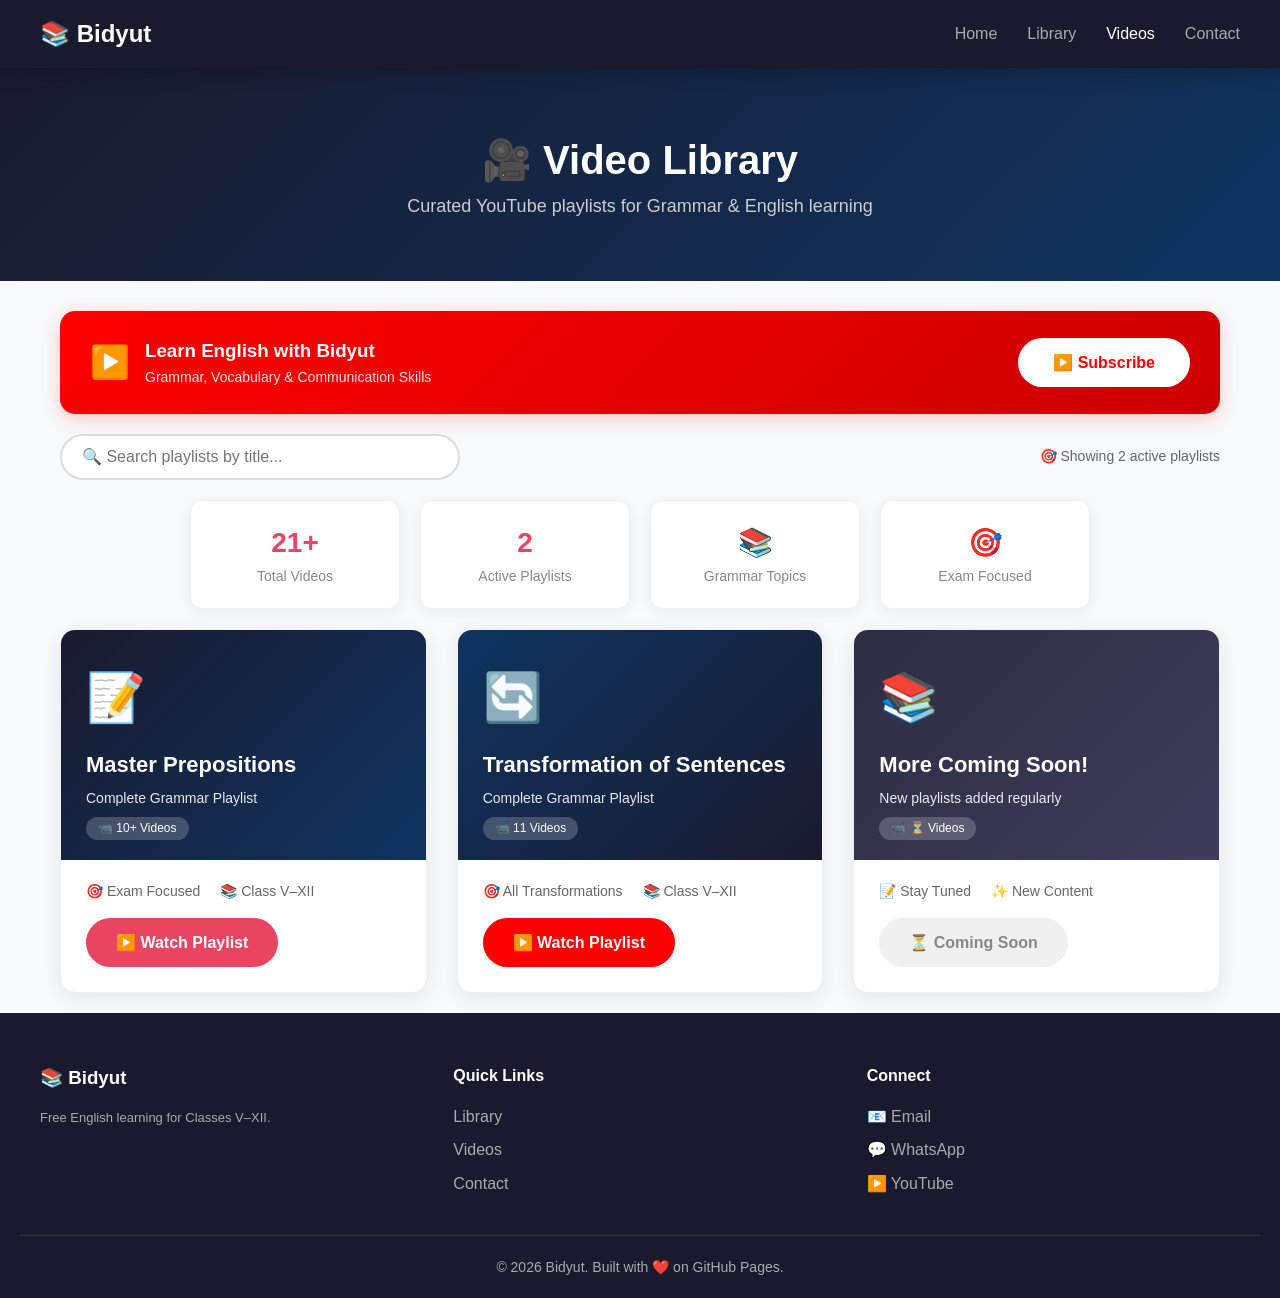
<file: videos.html>
<!DOCTYPE html>
<html lang="en">
<head>
    <meta charset="UTF-8">
    <meta name="viewport" content="width=device-width, initial-scale=1.0">
    <title>Video Library - Bidyut</title>
    
    <!-- ===== SEO META TAGS ===== -->
    <meta name="description" content="Watch free English grammar video playlists for Classes V–XII. Master prepositions, transformation of sentences, tenses, and more.">
    <meta name="keywords" content="English grammar videos, video library, grammar playlists, prepositions, transformation of sentences, tenses">
    <meta name="author" content="pbwsantu-collab">
    <meta name="robots" content="index, follow">
    
    <!-- ===== OPEN GRAPH TAGS ===== -->
    <meta property="og:title" content="Video Library - Bidyut">
    <meta property="og:description" content="Free English grammar video playlists for Classes V–XII. Learn with Bidyut.">
    <meta property="og:type" content="website">
    <meta property="og:url" content="https://pbwsantu-collab.github.io/bidyut-/videos.html">
    <meta property="og:image" content="https://pbwsantu-collab.github.io/bidyut-/icons/icon-512x512.png">
    
    <!-- ===== TWITTER CARDS ===== -->
    <meta name="twitter:card" content="summary_large_image">
    <meta name="twitter:title" content="Video Library - Bidyut">
    <meta name="twitter:description" content="Free English grammar video playlists for Classes V–XII.">
    <meta name="twitter:image" content="https://pbwsantu-collab.github.io/bidyut-/icons/icon-512x512.png">
    
    <!-- ===== PWA META TAGS ===== -->
    <link rel="manifest" href="manifest.json">
    <meta name="theme-color" content="#e94560">
    <meta name="apple-mobile-web-app-capable" content="yes">
    <meta name="apple-mobile-web-app-status-bar-style" content="black-translucent">
    <link rel="apple-touch-icon" href="icons/icon-192x192.png">
    
    <!-- ===== CANONICAL URL ===== -->
    <link rel="canonical" href="https://pbwsantu-collab.github.io/bidyut-/videos.html">
    
    <!-- ===== STYLESHEETS ===== -->
    <link rel="stylesheet" href="style.css">
    <style>
        /* ===== VIDEOS SPECIFIC STYLES ===== */
        .videos-hero {
            background: linear-gradient(135deg, #1a1a2e, #0f3460);
            color: #fff;
            padding: 60px 20px;
            text-align: center;
        }
        .videos-hero h1 { font-size: 40px; }
        .videos-hero p { color: #ccc; font-size: 18px; }
        
        .channel-section {
            max-width: 1200px;
            margin: 30px auto 0;
            padding: 0 20px;
        }
        .channel-banner {
            background: linear-gradient(135deg, #ff0000, #cc0000);
            color: #fff;
            padding: 25px 30px;
            border-radius: 15px;
            display: flex;
            align-items: center;
            justify-content: space-between;
            flex-wrap: wrap;
            gap: 15px;
            box-shadow: 0 5px 20px rgba(255,0,0,0.2);
        }
        .channel-banner .info {
            display: flex;
            align-items: center;
            gap: 15px;
        }
        .channel-banner .info span { font-size: 32px; }
        .channel-banner .info h3 { margin: 0; }
        .channel-banner .info p { margin: 0; opacity: 0.9; font-size: 14px; }
        .channel-banner .subscribe-btn {
            padding: 12px 35px;
            background: #fff;
            color: #ff0000;
            border-radius: 50px;
            text-decoration: none;
            font-weight: bold;
            font-size: 16px;
            transition: all 0.3s;
        }
        .channel-banner .subscribe-btn:hover {
            transform: scale(1.05);
            box-shadow: 0 5px 20px rgba(255,255,255,0.3);
        }
        
        .video-controls {
            max-width: 1200px;
            margin: 20px auto;
            padding: 0 20px;
            display: flex;
            justify-content: space-between;
            align-items: center;
            flex-wrap: wrap;
            gap: 15px;
        }
        .video-controls .search-box {
            flex: 1;
            max-width: 400px;
            position: relative;
        }
        .video-controls .search-box input {
            width: 100%;
            padding: 12px 20px;
            border: 2px solid #ddd;
            border-radius: 50px;
            font-size: 16px;
            transition: border-color 0.3s;
            box-sizing: border-box;
        }
        .video-controls .search-box input:focus {
            border-color: #e94560;
            outline: none;
        }
        .video-controls .result-count {
            color: #666;
            font-size: 14px;
        }
        
        .playlist-grid {
            max-width: 1200px;
            margin: 20px auto;
            padding: 0 20px;
            display: grid;
            grid-template-columns: repeat(auto-fit, minmax(350px, 1fr));
            gap: 30px;
        }
        
        .playlist-card {
            background: #fff;
            border-radius: 15px;
            overflow: hidden;
            box-shadow: 0 5px 20px rgba(0,0,0,0.08);
            transition: all 0.3s;
            border: 1px solid #f0f0f0;
        }
        .playlist-card:hover {
            transform: translateY(-5px);
            box-shadow: 0 10px 30px rgba(0,0,0,0.15);
        }
        .playlist-card .header {
            padding: 30px 25px 20px;
            color: #fff;
            position: relative;
        }
        .playlist-card .header .icon {
            font-size: 48px;
            display: block;
            margin-bottom: 10px;
        }
        .playlist-card .header h3 {
            margin: 0;
            font-size: 22px;
        }
        .playlist-card .header p {
            margin: 5px 0 0;
            opacity: 0.9;
            font-size: 14px;
        }
        .playlist-card .header .badge {
            display: inline-block;
            background: rgba(255,255,255,0.2);
            padding: 2px 12px;
            border-radius: 50px;
            font-size: 12px;
            margin-top: 8px;
        }
        .playlist-card .body {
            padding: 20px 25px 25px;
        }
        .playlist-card .body .meta {
            display: flex;
            gap: 20px;
            flex-wrap: wrap;
            font-size: 14px;
            color: #666;
            margin-bottom: 15px;
        }
        .playlist-card .body .meta span {
            display: flex;
            align-items: center;
            gap: 5px;
        }
        .playlist-card .body .watch-btn {
            display: inline-block;
            padding: 12px 30px;
            border-radius: 50px;
            text-decoration: none;
            font-weight: bold;
            font-size: 16px;
            transition: all 0.3s;
            color: #fff;
        }
        .playlist-card .body .watch-btn:hover {
            transform: scale(1.05);
            box-shadow: 0 5px 20px rgba(0,0,0,0.2);
        }
        .playlist-card .body .coming-soon {
            display: inline-block;
            padding: 12px 30px;
            background: #f0f0f0;
            border-radius: 50px;
            color: #888;
            font-weight: bold;
            font-size: 16px;
        }
        
        .no-results {
            grid-column: 1/-1;
            text-align: center;
            padding: 60px 20px;
            color: #888;
        }
        .no-results span { font-size: 64px; display: block; margin-bottom: 20px; }
        .no-results h3 { color: #555; margin-bottom: 10px; }
        
        .stats-section {
            max-width: 1200px;
            margin: 20px auto;
            padding: 0 20px;
        }
        .stats-grid {
            display: grid;
            grid-template-columns: repeat(auto-fit, minmax(150px, 1fr));
            gap: 20px;
            text-align: center;
        }
        .stats-grid .stat-item {
            background: #fff;
            padding: 20px;
            border-radius: 12px;
            box-shadow: 0 3px 15px rgba(0,0,0,0.06);
            border: 1px solid #f0f0f0;
        }
        .stats-grid .stat-item .number {
            font-size: 28px;
            font-weight: bold;
            color: #e94560;
        }
        .stats-grid .stat-item .label {
            font-size: 14px;
            color: #888;
        }
        
        @media (max-width: 480px) {
            .videos-hero h1 { font-size: 28px; }
            .videos-hero p { font-size: 16px; }
            .playlist-grid { grid-template-columns: 1fr; }
            .channel-banner { flex-direction: column; text-align: center; }
            .channel-banner .info { flex-direction: column; }
            .video-controls { flex-direction: column; align-items: stretch; }
            .video-controls .search-box { max-width: 100%; }
            .video-controls .result-count { text-align: center; }
            .stats-grid { grid-template-columns: repeat(2, 1fr); }
        }
        @media (max-width: 360px) {
            .stats-grid { grid-template-columns: 1fr; }
        }
    </style>
</head>
<body>

<!-- ===== NAVBAR ===== -->
<nav class="navbar">
    <div class="nav-container">
        <a href="index.html" class="nav-logo">📚 Bidyut</a>
        <ul class="nav-menu">
            <li><a href="index.html">Home</a></li>
            <li><a href="library.html">Library</a></li>
            <li><a href="videos.html" class="active">Videos</a></li>
            <li><a href="contact.html">Contact</a></li>
        </ul>
        <button class="nav-toggle" onclick="toggleMenu()">☰</button>
    </div>
</nav>

<!-- ===== VIDEOS HERO ===== -->
<section class="videos-hero">
    <h1>🎥 Video Library</h1>
    <p>Curated YouTube playlists for Grammar & English learning</p>
</section>

<!-- ===== CHANNEL BANNER ===== -->
<div class="channel-section">
    <div class="channel-banner">
        <div class="info">
            <span>▶️</span>
            <div>
                <h3>Learn English with Bidyut</h3>
                <p>Grammar, Vocabulary & Communication Skills</p>
            </div>
        </div>
        <a href="https://www.youtube.com/@LearnEngwithBidyut" target="_blank" class="subscribe-btn">
            ▶️ Subscribe
        </a>
    </div>
</div>

<!-- ===== VIDEO CONTROLS ===== -->
<div class="video-controls">
    <div class="search-box">
        <input type="text" id="videoSearch" placeholder="🔍 Search playlists by title..." onkeyup="filterPlaylists()">
    </div>
    <span class="result-count" id="resultCount">🎯 Showing 3 playlists</span>
</div>

<!-- ===== STATS SECTION ===== -->
<div class="stats-section">
    <div class="stats-grid">
        <div class="stat-item">
            <div class="number">21+</div>
            <div class="label">Total Videos</div>
        </div>
        <div class="stat-item">
            <div class="number">2</div>
            <div class="label">Active Playlists</div>
        </div>
        <div class="stat-item">
            <div class="number">📚</div>
            <div class="label">Grammar Topics</div>
        </div>
        <div class="stat-item">
            <div class="number">🎯</div>
            <div class="label">Exam Focused</div>
        </div>
    </div>
</div>

<!-- ===== PLAYLIST GRID ===== -->
<div class="playlist-grid" id="playlistGrid">

    <!-- ===== PLAYLIST 1: Prepositions ===== -->
    <div class="playlist-card" id="prepositions">
        <div class="header" style="background:linear-gradient(135deg, #1a1a2e, #0f3460);">
            <span class="icon">📝</span>
            <h3>Master Prepositions</h3>
            <p>Complete Grammar Playlist</p>
            <span class="badge">📹 10+ Videos</span>
        </div>
        <div class="body">
            <div class="meta">
                <span>🎯 Exam Focused</span>
                <span>📚 Class V–XII</span>
            </div>
            <a href="https://youtube.com/playlist?list=PLuwU5PKxbLJrsdSoRtqaa864sbwbZUMFp" target="_blank" 
               class="watch-btn" style="background:#e94560;">
                ▶️ Watch Playlist
            </a>
        </div>
    </div>

    <!-- ===== PLAYLIST 2: Transformation ===== -->
    <div class="playlist-card" id="transformation">
        <div class="header" style="background:linear-gradient(135deg, #0f3460, #1a1a2e);">
            <span class="icon">🔄</span>
            <h3>Transformation of Sentences</h3>
            <p>Complete Grammar Playlist</p>
            <span class="badge">📹 11 Videos</span>
        </div>
        <div class="body">
            <div class="meta">
                <span>🎯 All Transformations</span>
                <span>📚 Class V–XII</span>
            </div>
            <a href="https://youtube.com/playlist?list=PLuwU5PKxbLJrxx9tkamHqXT2hR4uw1UML&si=t6WBeYh3YtAOK030" target="_blank" 
               class="watch-btn" style="background:#ff0000;">
                ▶️ Watch Playlist
            </a>
        </div>
    </div>

    <!-- ===== PLAYLIST 3: Coming Soon ===== -->
    <div class="playlist-card">
        <div class="header" style="background:linear-gradient(135deg, #2d2d44, #3d3d5c);">
            <span class="icon">📚</span>
            <h3>More Coming Soon!</h3>
            <p>New playlists added regularly</p>
            <span class="badge">⏳ In Progress</span>
        </div>
        <div class="body">
            <div class="meta">
                <span>📝 Stay Tuned</span>
                <span>✨ New Content</span>
            </div>
            <span class="coming-soon">⏳ Coming Soon</span>
        </div>
    </div>

</div>

<!-- ===== FOOTER ===== -->
<footer class="footer">
    <div class="footer-content">
        <div class="footer-section">
            <h3>📚 Bidyut</h3>
            <p style="font-size:13px;">Free English learning for Classes V–XII.</p>
        </div>
        <div class="footer-section">
            <h4>Quick Links</h4>
            <a href="library.html">Library</a>
            <a href="videos.html">Videos</a>
            <a href="contact.html">Contact</a>
        </div>
        <div class="footer-section">
            <h4>Connect</h4>
            <a href="mailto:pbswantu@gmail.com">📧 Email</a>
            <a href="https://wa.me/918926413296" target="_blank">💬 WhatsApp</a>
            <a href="https://www.youtube.com/@LearnEngwithBidyut" target="_blank">▶️ YouTube</a>
        </div>
    </div>
    <div class="footer-bottom">
        <p>&copy; 2026 Bidyut. Built with ❤️ on GitHub Pages.</p>
    </div>
</footer>

<!-- ===== BACK TO TOP BUTTON ===== -->
<button id="backToTop" onclick="scrollToTop()" title="Back to Top">↑</button>

<!-- ============================================= -->
<!-- ===== SCRIPTS ===== -->
<!-- ============================================= -->

<script>
// =============================================
// 1. PLAYLIST DATA
// =============================================
const playlistData = [
    {
        id: 'prepositions',
        title: 'Master Prepositions',
        subtitle: 'Complete Grammar Playlist',
        icon: '📝',
        gradient: 'linear-gradient(135deg, #1a1a2e, #0f3460)',
        videos: '10+',
        tags: ['🎯 Exam Focused', '📚 Class V–XII'],
        url: 'https://youtube.com/playlist?list=PLuwU5PKxbLJrsdSoRtqaa864sbwbZUMFp',
        btnColor: '#e94560',
        status: 'active'
    },
    {
        id: 'transformation',
        title: 'Transformation of Sentences',
        subtitle: 'Complete Grammar Playlist',
        icon: '🔄',
        gradient: 'linear-gradient(135deg, #0f3460, #1a1a2e)',
        videos: '11',
        tags: ['🎯 All Transformations', '📚 Class V–XII'],
        url: 'https://youtube.com/playlist?list=PLuwU5PKxbLJrxx9tkamHqXT2hR4uw1UML&si=t6WBeYh3YtAOK030',
        btnColor: '#ff0000',
        status: 'active'
    },
    {
        id: 'coming-soon',
        title: 'More Coming Soon!',
        subtitle: 'New playlists added regularly',
        icon: '📚',
        gradient: 'linear-gradient(135deg, #2d2d44, #3d3d5c)',
        videos: '⏳',
        tags: ['📝 Stay Tuned', '✨ New Content'],
        url: null,
        btnColor: null,
        status: 'coming'
    }
];

// =============================================
// 2. RENDER PLAYLISTS
// =============================================
function renderPlaylists(data) {
    const grid = document.getElementById('playlistGrid');
    
    if (data.length === 0) {
        grid.innerHTML = `
            <div class="no-results">
                <span>🎥</span>
                <h3>No Playlists Found</h3>
                <p>Try adjusting your search terms.</p>
            </div>
        `;
        document.getElementById('resultCount').textContent = '🎯 Showing 0 playlists';
        return;
    }
    
    grid.innerHTML = data.map(playlist => {
        let actionHtml;
        if (playlist.status === 'active') {
            actionHtml = `
                <a href="${playlist.url}" target="_blank" class="watch-btn" style="background:${playlist.btnColor};">
                    ▶️ Watch Playlist
                </a>
            `;
        } else {
            actionHtml = `
                <span class="coming-soon">⏳ Coming Soon</span>
            `;
        }
        
        return `
            <div class="playlist-card" id="${playlist.id}">
                <div class="header" style="background:${playlist.gradient};">
                    <span class="icon">${playlist.icon}</span>
                    <h3>${playlist.title}</h3>
                    <p>${playlist.subtitle}</p>
                    <span class="badge">📹 ${playlist.videos} Videos</span>
                </div>
                <div class="body">
                    <div class="meta">
                        ${playlist.tags.map(tag => `<span>${tag}</span>`).join('')}
                    </div>
                    ${actionHtml}
                </div>
            </div>
        `;
    }).join('');
    
    const total = data.filter(p => p.status === 'active').length;
    document.getElementById('resultCount').textContent = `🎯 Showing ${total} active playlists`;
}

// =============================================
// 3. SEARCH PLAYLISTS
// =============================================
function filterPlaylists() {
    const query = document.getElementById('videoSearch').value.toLowerCase().trim();
    
    if (query.length < 1) {
        renderPlaylists(playlistData);
        return;
    }
    
    const filtered = playlistData.filter(playlist => {
        return playlist.title.toLowerCase().includes(query) ||
               playlist.subtitle.toLowerCase().includes(query) ||
               playlist.tags.some(tag => tag.toLowerCase().includes(query));
    });
    
    renderPlaylists(filtered);
}

// =============================================
// 4. MOBILE MENU TOGGLE
// =============================================
function toggleMenu() {
    document.querySelector('.nav-menu').classList.toggle('open');
}

document.querySelectorAll('.nav-menu a').forEach(link => {
    link.addEventListener('click', () => {
        document.querySelector('.nav-menu').classList.remove('open');
    });
});

// =============================================
// 5. BACK TO TOP
// =============================================
function scrollToTop() {
    window.scrollTo({ top: 0, behavior: 'smooth' });
}

window.addEventListener('scroll', () => {
    const btn = document.getElementById('backToTop');
    if (window.scrollY > 300) {
        btn.style.display = 'block';
    } else {
        btn.style.display = 'none';
    }
});

// =============================================
// 6. SCROLL ANIMATIONS
// =============================================
const observer = new IntersectionObserver((entries) => {
    entries.forEach(entry => {
        if (entry.isIntersecting) {
            entry.target.classList.add('fade-in');
        }
    });
}, { threshold: 0.1 });

document.addEventListener('DOMContentLoaded', () => {
    document.querySelectorAll('.playlist-card').forEach(el => observer.observe(el));
});

// =============================================
// 7. SERVICE WORKER REGISTRATION
// =============================================
if ('serviceWorker' in navigator) {
    window.addEventListener('load', () => {
        navigator.serviceWorker.register('sw.js')
            .then(reg => console.log('📚 Service Worker registered'))
            .catch(err => console.log('Service Worker error:', err));
    });
}

// =============================================
// 8. INITIAL LOAD
// =============================================
document.addEventListener('DOMContentLoaded', () => {
    renderPlaylists(playlistData);
    console.log('📚 Bidyut Videos loaded successfully!');
    console.log(`🎯 Loaded ${playlistData.filter(p => p.status === 'active').length} active playlists`);
});
</script>

</body>
</html>
</file>
<file: style.css>
/* ===== RESET & BASE ===== */
* {
    margin: 0;
    padding: 0;
    box-sizing: border-box;
}

body {
    font-family: 'Segoe UI', Tahoma, Geneva, Verdana, sans-serif;
    background: #f8f9fa;
    color: #333;
    line-height: 1.6;
}

a {
    text-decoration: none;
    color: inherit;
}

/* ===== NAVBAR ===== */
.navbar {
    background: #1a1a2e;
    padding: 15px 20px;
    position: sticky;
    top: 0;
    z-index: 1000;
    box-shadow: 0 2px 20px rgba(0,0,0,0.3);
}

.nav-container {
    max-width: 1200px;
    margin: 0 auto;
    display: flex;
    justify-content: space-between;
    align-items: center;
}

.nav-logo {
    font-size: 24px;
    font-weight: bold;
    color: #fff;
}

.nav-menu {
    display: flex;
    list-style: none;
    gap: 30px;
}

.nav-menu a {
    color: #aaa;
    transition: color 0.3s;
    font-size: 16px;
}

.nav-menu a:hover,
.nav-menu a.active {
    color: #fff;
}

.nav-toggle {
    display: none;
    background: none;
    border: none;
    color: #fff;
    font-size: 28px;
    cursor: pointer;
}

/* ===== HERO ===== */
.hero {
    background: linear-gradient(135deg, #1a1a2e 0%, #16213e 50%, #0f3460 100%);
    color: #fff;
    padding: 80px 20px;
    text-align: center;
    animation: fadeIn 1s ease;
}

.hero-content {
    max-width: 800px;
    margin: 0 auto;
}

.hero h1 {
    font-size: 48px;
    margin-bottom: 20px;
}

.hero h1 span {
    background: linear-gradient(45deg, #e94560, #ff6b6b);
    -webkit-background-clip: text;
    -webkit-text-fill-color: transparent;
}

.hero p {
    font-size: 20px;
    margin-bottom: 30px;
    color: #ccc;
}

.hero-buttons {
    display: flex;
    gap: 20px;
    justify-content: center;
    flex-wrap: wrap;
}

.btn-primary,
.btn-secondary {
    padding: 14px 35px;
    border-radius: 50px;
    font-size: 18px;
    font-weight: 600;
    transition: all 0.3s;
    display: inline-block;
}

.btn-primary {
    background: linear-gradient(45deg, #e94560, #ff6b6b);
    color: #fff;
}

.btn-primary:hover {
    transform: translateY(-3px);
    box-shadow: 0 10px 30px rgba(233, 69, 96, 0.4);
}

.btn-secondary {
    background: transparent;
    color: #fff;
    border: 2px solid #fff;
}

.btn-secondary:hover {
    background: #fff;
    color: #1a1a2e;
    transform: translateY(-3px);
}

/* ===== FEATURES ===== */
.features {
    padding: 60px 20px;
    max-width: 1200px;
    margin: 0 auto;
}

.section-title {
    text-align: center;
    margin-bottom: 50px;
}

.section-title h2 {
    font-size: 36px;
    color: #1a1a2e;
}

.section-title p {
    color: #666;
    font-size: 18px;
}

.features-grid {
    display: grid;
    grid-template-columns: repeat(auto-fit, minmax(250px, 1fr));
    gap: 30px;
}

.feature-card {
    background: #fff;
    padding: 30px;
    border-radius: 15px;
    box-shadow: 0 5px 20px rgba(0,0,0,0.08);
    transition: all 0.3s;
    text-align: center;
}

.feature-card:hover {
    transform: translateY(-10px);
    box-shadow: 0 15px 40px rgba(0,0,0,0.15);
}

.feature-icon {
    font-size: 48px;
    margin-bottom: 15px;
    display: block;
}

.feature-card h3 {
    font-size: 20px;
    margin-bottom: 10px;
    color: #1a1a2e;
}

.feature-card p {
    color: #666;
    font-size: 14px;
}

/* ===== STATS ===== */
.stats {
    background: linear-gradient(135deg, #e94560, #ff6b6b);
    padding: 50px 20px;
    color: #fff;
}

.stats-grid {
    max-width: 900px;
    margin: 0 auto;
    display: grid;
    grid-template-columns: repeat(auto-fit, minmax(150px, 1fr));
    gap: 30px;
    text-align: center;
}

.stat-number {
    font-size: 40px;
    font-weight: bold;
    display: block;
}

.stat-label {
    font-size: 16px;
    opacity: 0.9;
}

/* ===== CLASSES ===== */
.classes {
    padding: 60px 20px;
    max-width: 1200px;
    margin: 0 auto;
}

.class-grid {
    display: grid;
    grid-template-columns: repeat(auto-fit, minmax(120px, 1fr));
    gap: 20px;
}

.class-card {
    background: #fff;
    padding: 25px 15px;
    border-radius: 12px;
    text-align: center;
    font-weight: bold;
    font-size: 18px;
    color: #1a1a2e;
    box-shadow: 0 3px 15px rgba(0,0,0,0.08);
    transition: all 0.3s;
    border: 2px solid transparent;
}

.class-card:hover {
    border-color: #e94560;
    transform: scale(1.05);
    box-shadow: 0 10px 30px rgba(233, 69, 96, 0.2);
}

/* ===== FOOTER ===== */
.footer {
    background: #1a1a2e;
    color: #aaa;
    padding: 50px 20px 20px;
}

.footer-content {
    max-width: 1200px;
    margin: 0 auto;
    display: grid;
    grid-template-columns: repeat(auto-fit, minmax(200px, 1fr));
    gap: 40px;
}

.footer-section h3,
.footer-section h4 {
    color: #fff;
    margin-bottom: 15px;
}

.footer-section a {
    display: block;
    margin-bottom: 8px;
    color: #aaa;
    transition: color 0.3s;
}

.footer-section a:hover {
    color: #fff;
}

.footer-bottom {
    text-align: center;
    padding-top: 20px;
    margin-top: 30px;
    border-top: 1px solid #333;
    font-size: 14px;
}

/* ===== ANIMATIONS ===== */
@keyframes fadeIn {
    from { opacity: 0; transform: translateY(20px); }
    to { opacity: 1; transform: translateY(0); }
}

.fade-in {
    animation: fadeIn 0.6s ease;
}

/* ===== RESPONSIVE ===== */
@media (max-width: 768px) {
    .nav-menu {
        display: none;
        flex-direction: column;
        background: #1a1a2e;
        padding: 20px;
        position: absolute;
        top: 70px;
        left: 0;
        width: 100%;
        gap: 15px;
    }

    .nav-menu.open {
        display: flex;
    }

    .nav-toggle {
        display: block;
    }

    .hero h1 {
        font-size: 32px;
    }

    .hero p {
        font-size: 16px;
    }

    .btn-primary,
    .btn-secondary {
        padding: 12px 25px;
        font-size: 16px;
    }

    .section-title h2 {
        font-size: 28px;
    }

    .features-grid {
        grid-template-columns: 1fr 1fr;
    }

    .stat-number {
        font-size: 30px;
    }

    .class-grid {
        grid-template-columns: repeat(4, 1fr);
    }
}

@media (max-width: 480px) {
    .features-grid {
        grid-template-columns: 1fr;
    }

    .class-grid {
        grid-template-columns: repeat(3, 1fr);
    }

    .hero h1 {
        font-size: 26px;
    }
}
</file>
